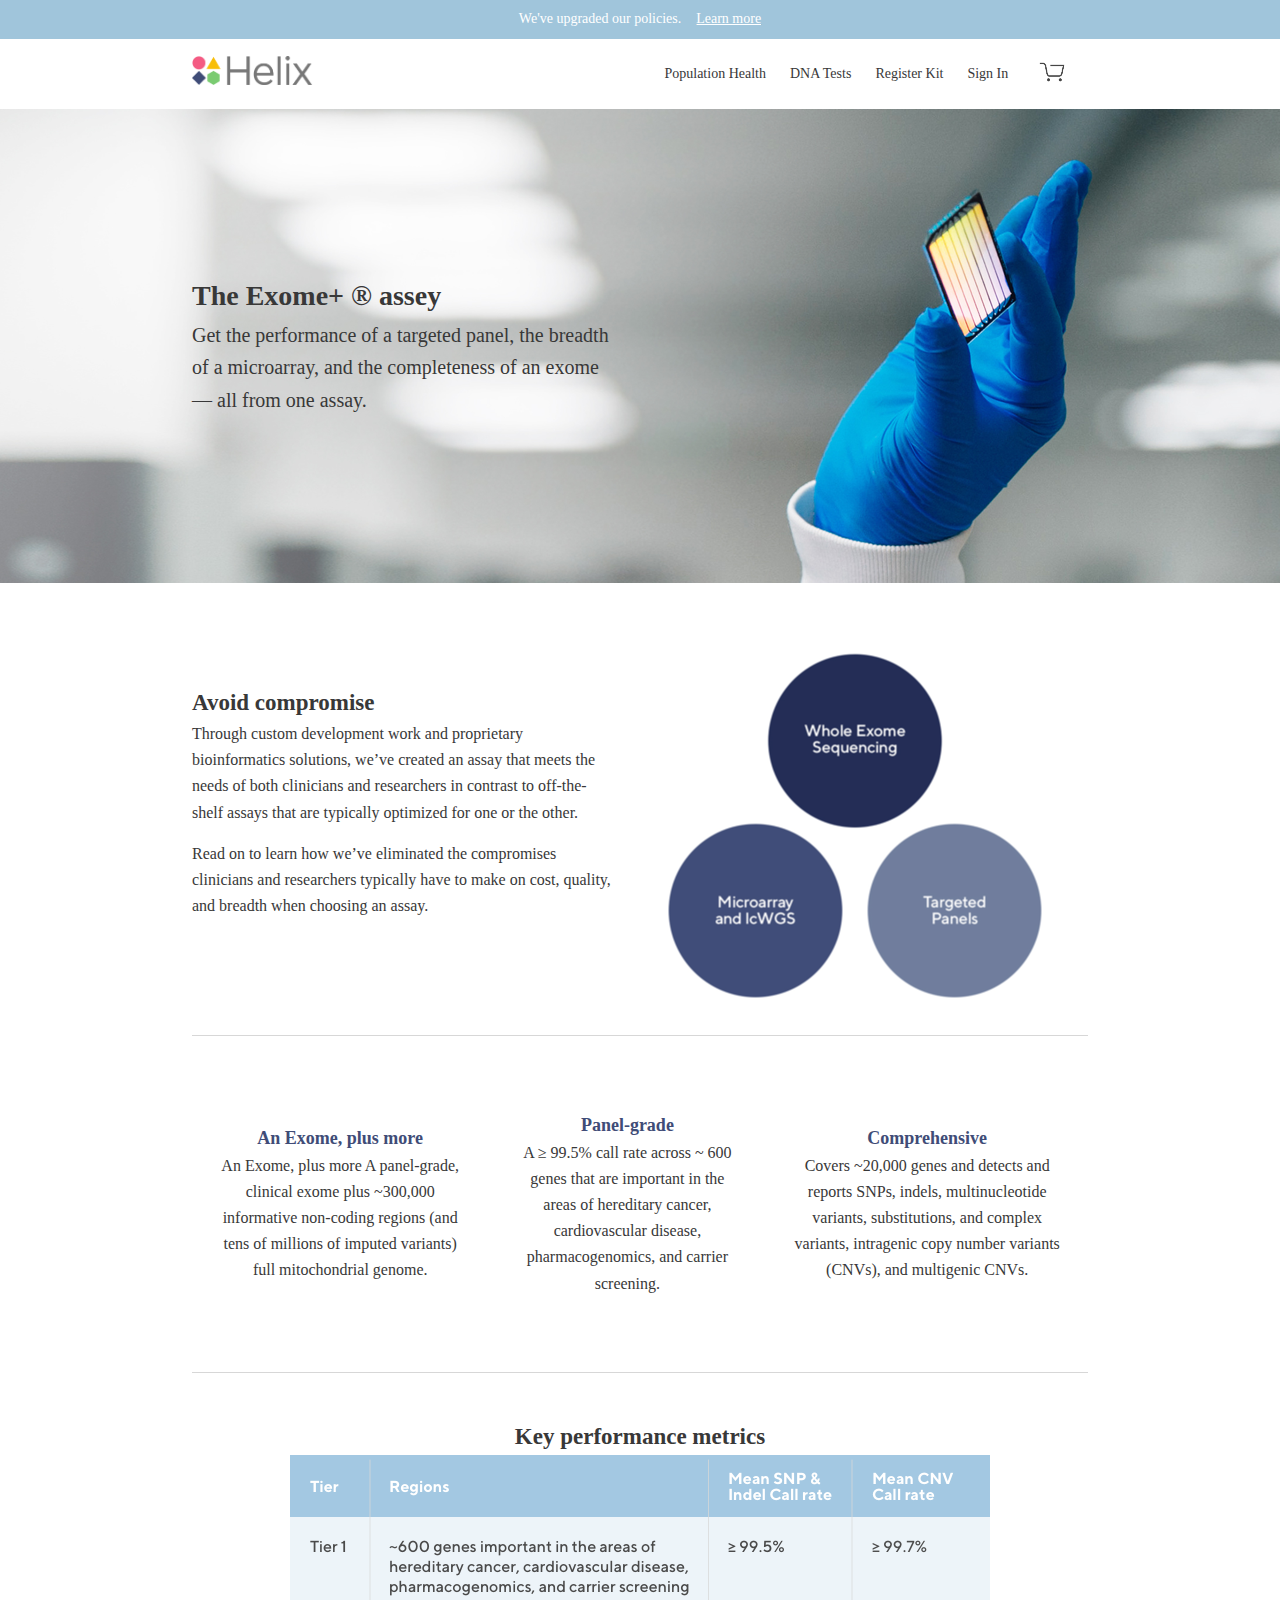
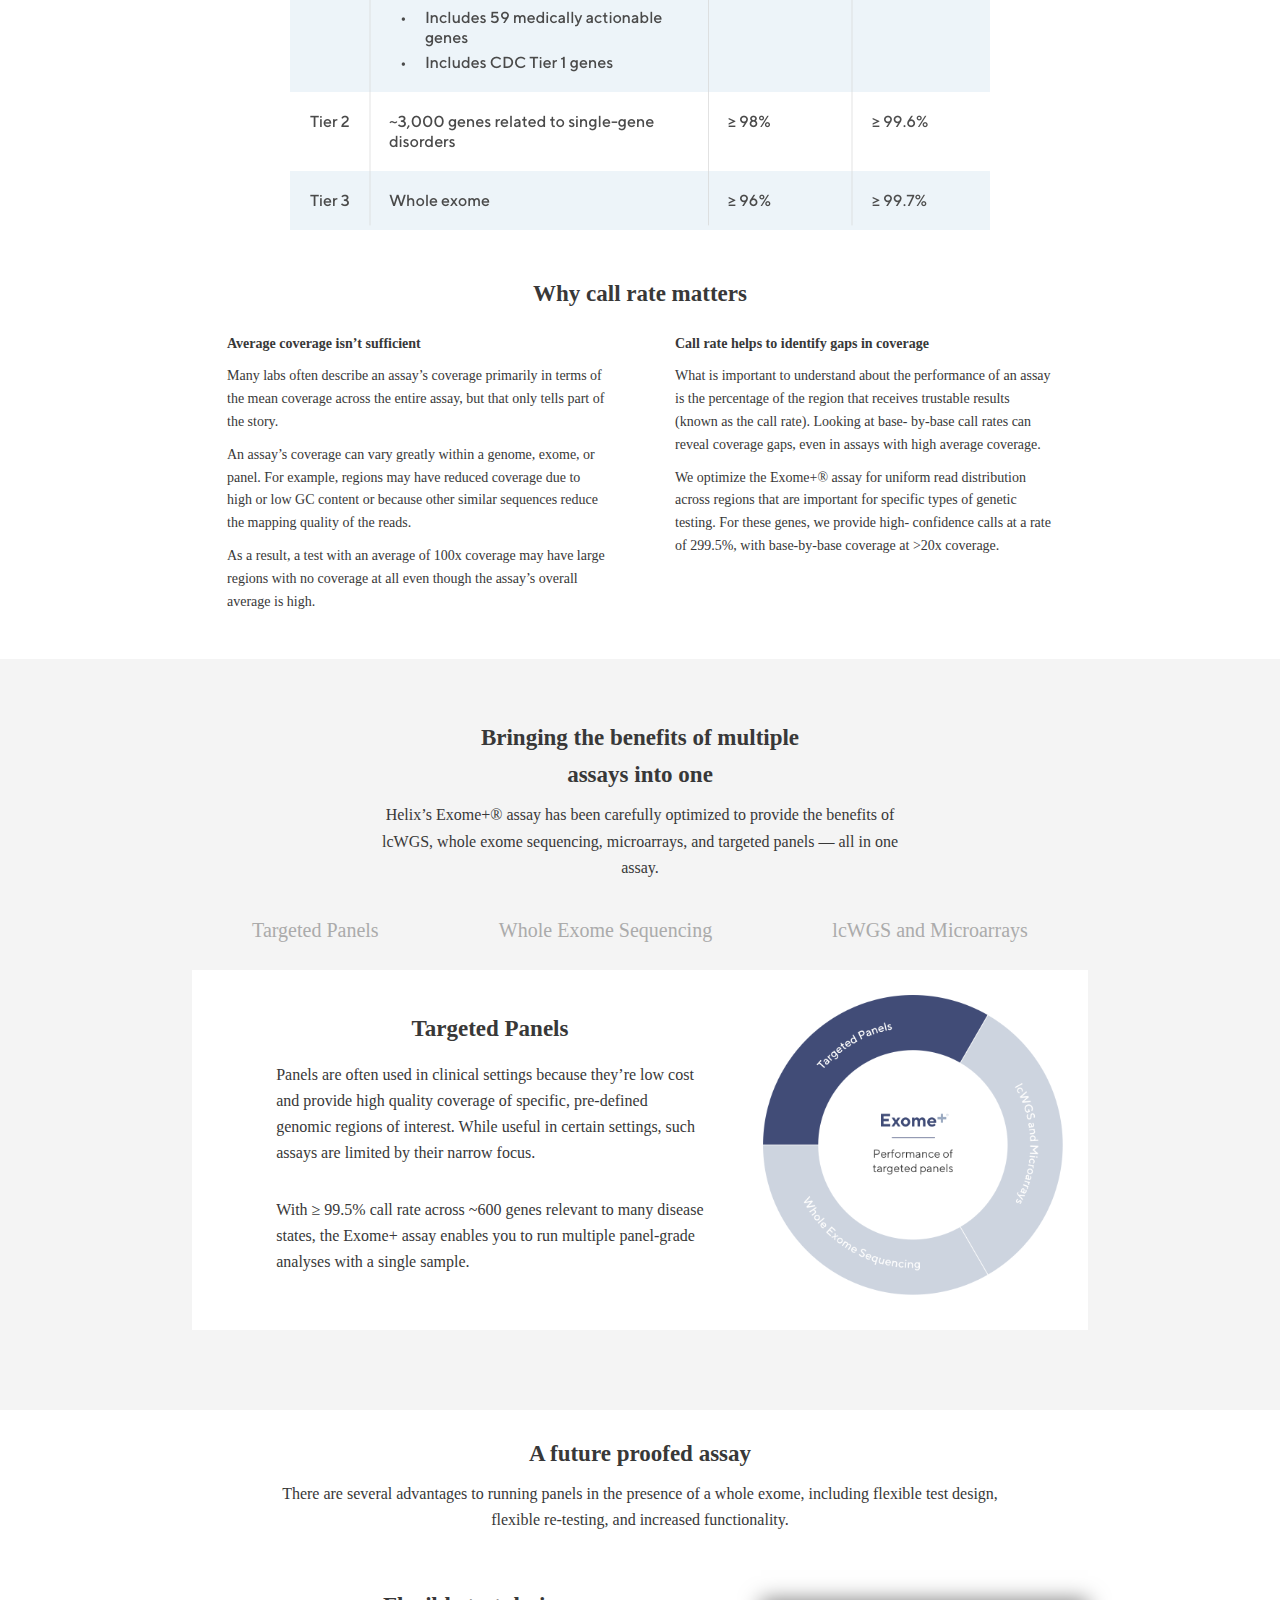
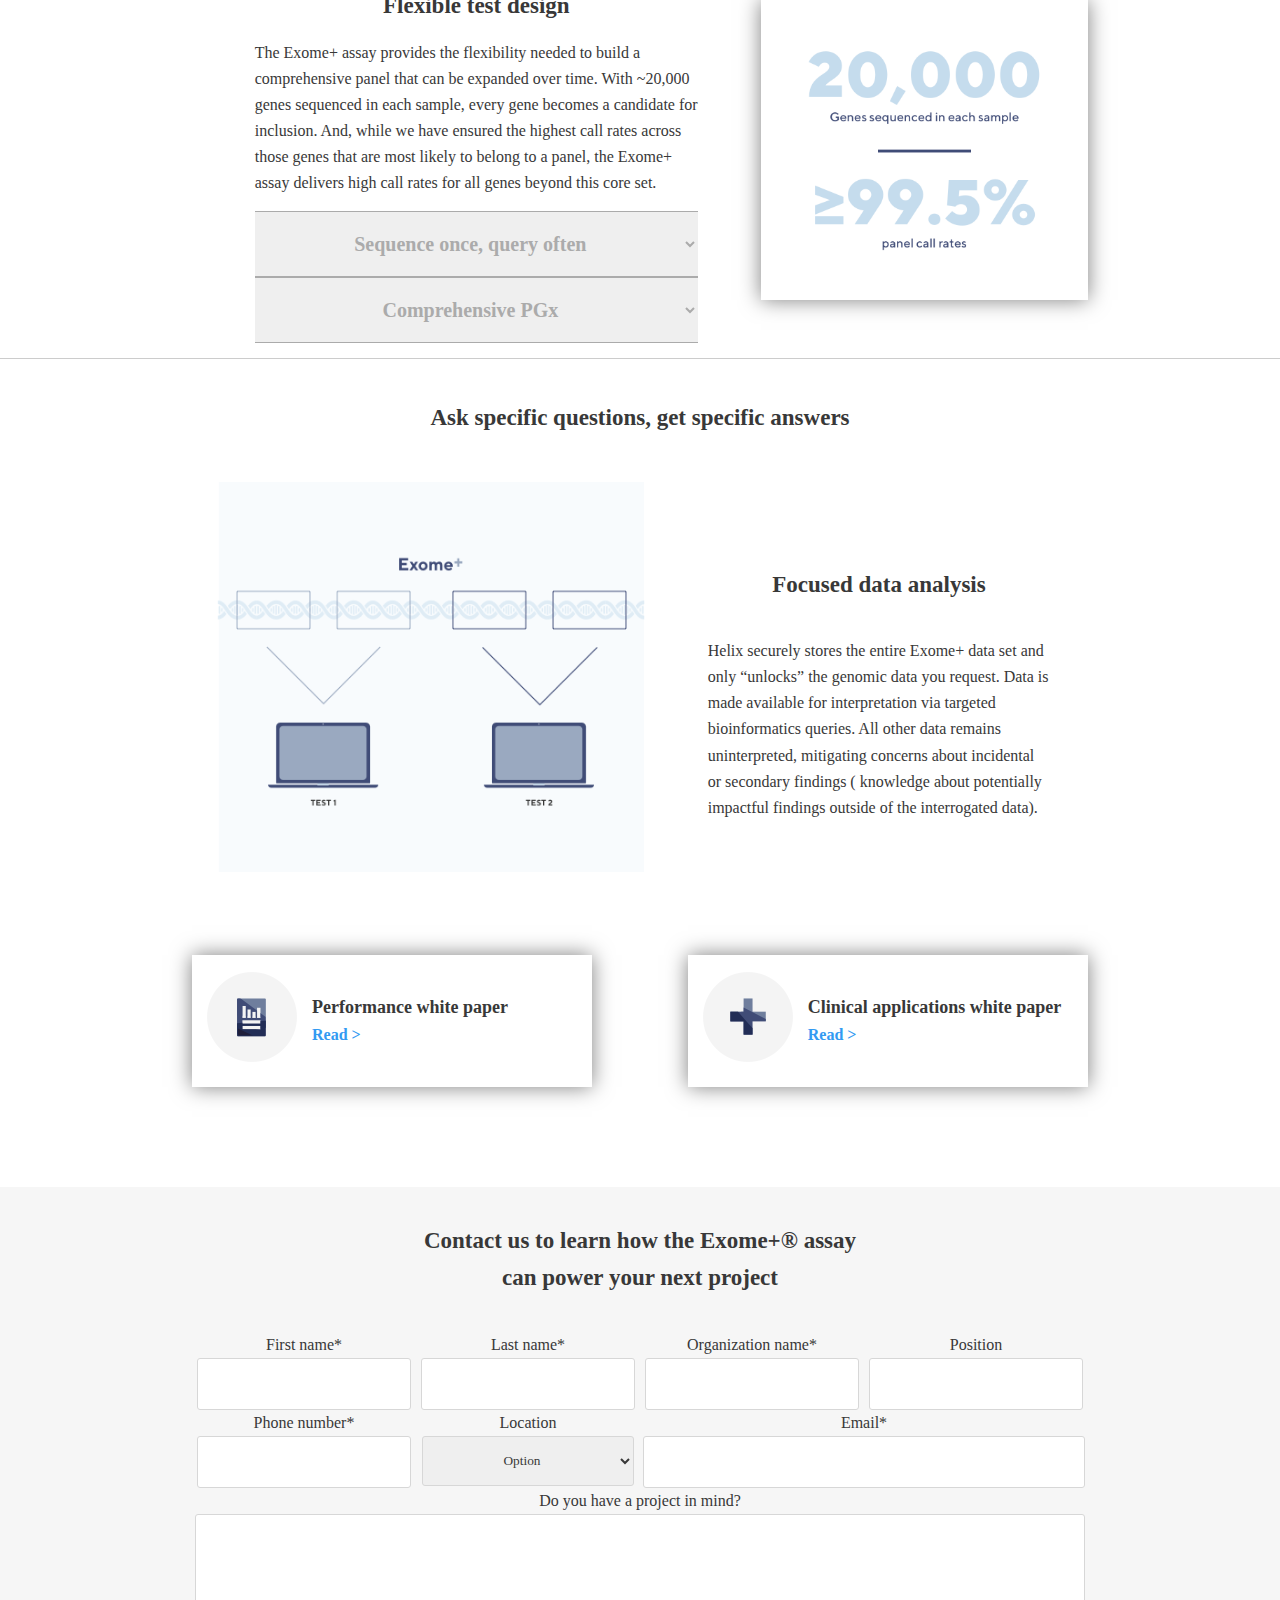
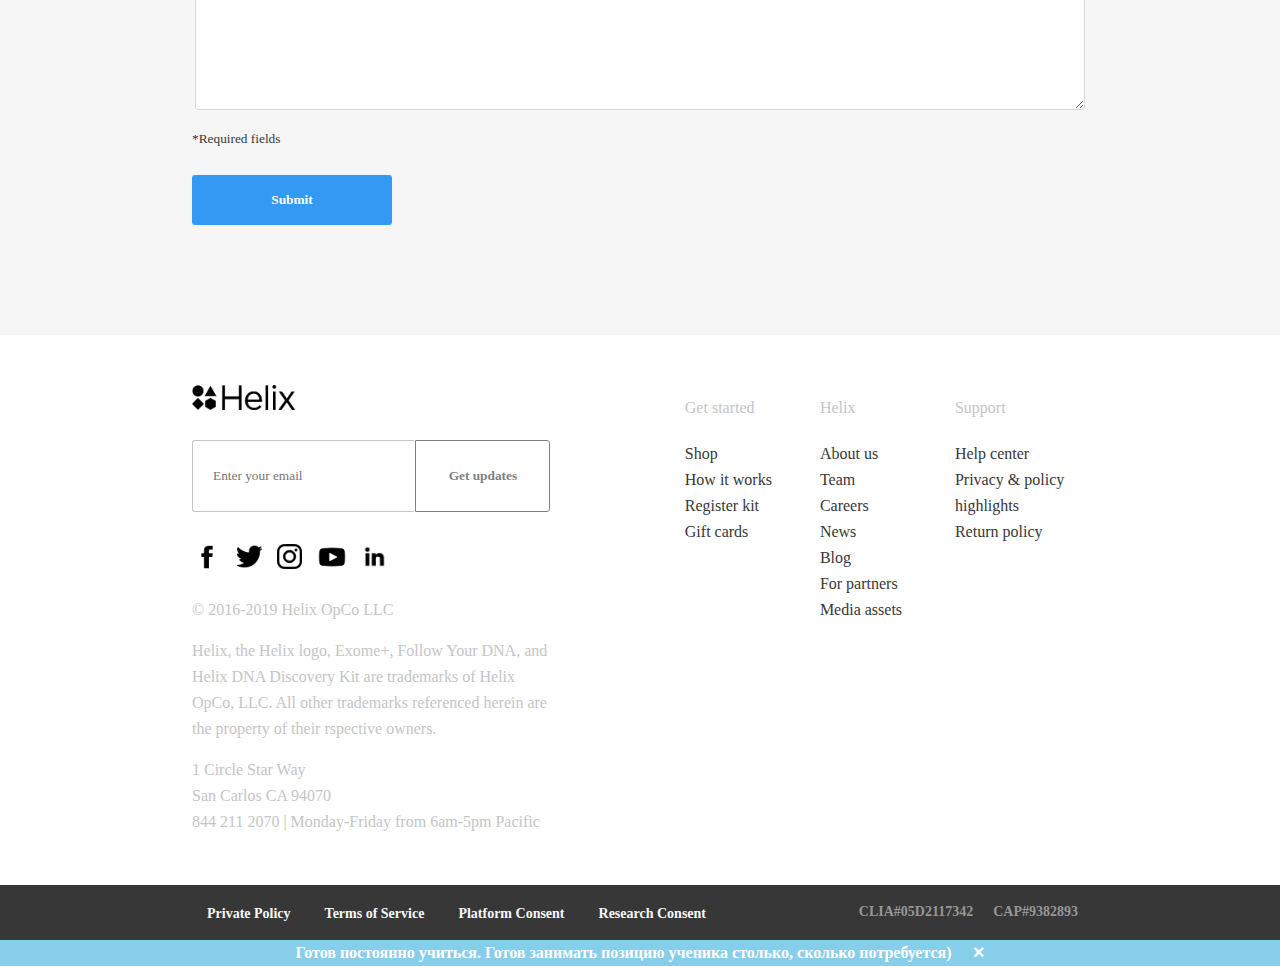
<file: index.html>
<!DOCTYPE html>
<html lang="en">
<head>
    <meta charset="UTF-8">
    <meta name="viewport" content="width=device-width, initial-scale=1.0">
    <meta http-equiv="X-UA-Compatible" content="ie=edge">
    <title>Testing - Front without backend</title>
    <link rel="stylesheet" href="styles.css">
    <link rel="stylesheet" href="https://fonts.hlxcdn.com/fonts/fonts.css">
    <link rel="stylesheet" type="text/css" href="swiper.css">
    <link
      rel="stylesheet"
      href="https://unpkg.com/swiper/swiper-bundle.min.css"
    />
</head>
<body>
    <div class="blueline">
            <div id="weve">We've upgraded our policies.</div>
            <div id="learn"><a href="#">Learn more</a></div>
    </div>

    <nav>
        <div class="lower_nav wrapper">
            <img src="pics/mobile_menu.jpg" height="48" class="mobile_menu_button">
            <img src="pics/HelixMobileCross.png" height="48" class="cross">
            <a class="logo" href="#"><img src="pics/logo.png" height="29"></a>
            <div class="right_menu">
                <div class="menu_button">Population Health</div>
                <div class="menu_button">DNA Tests</div>
                <div class="menu_button">Register Kit</div>
                <div class="menu_button">Sign In</div>
                <div class="menu_button" id="cart"><img src="pics/cart_02.png" height="36"></div>
                <img src="pics/cart_02.png" height="36" id="just_cart">
            </div>
        </div>
    </nav>

    <div class="all">
    <section class="exome_assay">
        <div class="wrapper exome_assay_inner">
            <div class="text_with_heading">
                <p class="H1">The Exome+ &#174 assey</p>
                <p class="exome_assay_text text_lefted">Get the performance of a targeted panel, the breadth of a microarray, 
                and the completeness of an exome — all from one assay.</p>
            </div>
        </div>
    </section>

    <section>
        <div class="wrapper avoid_compromise">
            <div class="text_with_heading">
                <p class="text_lefted H2">Avoid compromise</p>
                <p class="text_lefted avoid_compromise_text">Through custom development work and proprietary bioinformatics solutions, we’ve created an assay that meets the needs of both clinicians and researchers in contrast to off-the-shelf assays that are typically optimized for one or the other. 
                </p>
                <p class="text_lefted avoid_compromise_text">
                Read on to learn how we’ve eliminated the compromises clinicians and researchers typically have to make on cost, quality, and breadth when choosing an assay.</p>
            </div>
            <img src="pics/privacy-img.png" id="privacy">
        </div>
    </section>

    <section class="three_texts wrapper">
        <div class="three_texts_text">
            <p class="H3 three_texts_headings">An Exome, plus more</p>
            <p>An Exome, plus more
            A panel-grade, clinical exome plus ~300,000 informative non-coding regions (and tens of millions of imputed variants) full mitochondrial genome.</p>
        </div>
        <div class="three_texts_text">
            <p class="H3 three_texts_headings">Panel-grade</p>
            <p>A ≥ 99.5% call rate across ~ 600 genes that are important in the areas of hereditary cancer, cardiovascular disease, pharmacogenomics, and carrier screening.</p>
        </div>
        <div class="three_texts_text">
            <p class="H3 three_texts_headings">Comprehensive</p>
            <p>Covers ~20,000 genes and detects and reports SNPs, indels, multinucleotide variants, substitutions, and complex variants, intragenic copy number variants (CNVs), and multigenic CNVs.</p>
        </div>
    </section>

    <section class="table_2_texts">
        <div class="key_performance_metrics">
            <p class="H2">Key performance metrics</p>
            <img id="table_01" src="pics/chart.png">
        </div>
        <div class="wrapper">
        <div class="why_call_rate_matters">
            <div class="H2">Why call rate matters</div>
            <div class="two_texts">
                <div class="two_texts_text">
                    <p class="H3">Average coverage isn’t sufficient</p>
                    <p>Many labs often describe an assay’s coverage primarily in
                    terms of the mean coverage across the entire assay, but that only tells part of the story. 
                    </p>
                    <p>
                        An assay’s coverage can vary greatly within a genome, exome, or panel. For example, regions may have reduced
                    coverage due to high or low GC content or because other similar sequences reduce the mapping quality of the reads.
                    </p>
                    <p>
                       As a result, a test with an average of 100x coverage may have large regions with no coverage at all even though the
                    assay’s overall average is high. 
                    </p>
                </div>
                <div class="two_texts_text">
                    <p class="H3">Call rate helps to identify gaps in coverage</p>
                    <p>What is important to understand about the performance of
                    an assay is the percentage of the region that receives
                    trustable results (known as the call rate). Looking at base-
                    by-base call rates can reveal coverage gaps, even in assays
                    with high average coverage.
                    </p>
                    <p>
                        We optimize the Exome+® assay for uniform read
                    distribution across regions that are important for specific
                    types of genetic testing. For these genes, we provide high-
                    confidence calls at a rate of 299.5%, with base-by-base
                    coverage at >20x coverage.
                    </p>
                </div>
            </div>
        </div>
        </div>
    </section>

    <section class="bringing_the_benefits">
        <div class="wrapper bringing_the_benefits_inner">
            <div class="heading_title">
                <p class="H2">Bringing the benefits of multiple</p>
                <p class="H2">assays into one</p>
            </div>
            
            <div class="small_text">
                <p class="small">Helix’s Exome+® assay has been carefully optimized to provide the benefits of lcWGS, whole exome sequencing, microarrays, and targeted panels — all in one assay.</p>
            </div>

            <div class="tabs">
                <div class="tab" id="tab-1">Targeted Panels</div>
                <div class="tab" id="tab-2">Whole Exome Sequencing</div>
                <div class="tab" id="tab-3">lcWGS and Microarrays</div>
            </div>

            <div class="white_panel">
                <div class="panel_text">
                    <p class="H2" id="tab_heading">Targeted Panels</p>
                    <p class="description">
                        Panels are often used in clinical settings because they’re low cost and provide high quality coverage of specific, pre-defined genomic regions of interest. While useful in certain settings, such assays are limited by their narrow focus.
                    </p>
                    <p class="description">
                        With ≥ 99.5% call rate across ~600 genes relevant to many disease states, the Exome+ assay enables you to run multiple panel-grade analyses with a single sample.
                    </p>
                </div>

                <div class="diagram">
                    <img src="pics/Oval1.png" id="diagram">
                </div>
            </div>
        </div>
    </section>

    <section class="slider_box">
        <div class="heading_title">
            <p class="H2">Bringing the benefits of multiple</p>
            <p class="H2">assays into one</p>
        </div>
        
        <div class="small_text">
            <p class="small">Helix’s Exome+® assay has been carefully optimized to provide the benefits of lcWGS, whole exome sequencing, microarrays, and targeted panels — all in one assay.</p>
        </div>
        <!-- Slider main container -->
        <div class="swiper mySwiper">
          <div class="swiper-wrapper">
            <div class="swiper-slide">
                <div class="mobile_tab">
                    <div class="panel_text">
                        <p class="H2">Targeted Panels</p>
                        
                        <div class="diagram mobile_diagram">
                            <img src="pics/Oval1.png" id="diagram">
                        </div>

                        <p class="description">
                            Panels are often used in clinical settings because they’re low cost and provide high quality coverage of specific, pre-defined genomic regions of interest. While useful in certain settings, such assays are limited by their narrow focus.
                        </p>
                        <p class="description">
                            With ≥ 99.5% call rate across ~600 genes relevant to many disease states, the Exome+ assay enables you to run multiple panel-grade analyses with a single sample.
                        </p>
                    </div>
                </div>
            </div>
            <div class="swiper-slide">
                <div class="mobile_tab">
                    <div class="panel_text">
                        <p class="H2">Whole Exome Sequencing</p>
                        
                        <div class="diagram mobile_diagram">
                            <img src="pics/Oval2.png" id="diagram">
                        </div>

                        <p class="description">
                            Panels are often used in clinical settings because they’re low cost and provide high quality coverage of specific, pre-defined genomic regions of interest. While useful in certain settings, such assays are limited by their narrow focus.
                        </p>
                        <p class="description">
                            With ≥ 99.5% call rate across ~600 genes relevant to many disease states, the Exome+ assay enables you to run multiple panel-grade analyses with a single sample.
                        </p>
                    </div>
                </div>
            </div>
            <div class="swiper-slide">
                <div class="mobile_tab">
                    <div class="panel_text">
                        <p class="H2">lcWGS and Microarrays</p>
                        
                        <div class="diagram mobile_diagram">
                            <img src="pics/Oval3.png" id="diagram">
                        </div>

                        <p class="description">
                            Panels are often used in clinical settings because they’re low cost and provide high quality coverage of specific, pre-defined genomic regions of interest. While useful in certain settings, such assays are limited by their narrow focus.
                        </p>
                        <p class="description">
                            With ≥ 99.5% call rate across ~600 genes relevant to many disease states, the Exome+ assay enables you to run multiple panel-grade analyses with a single sample.
                        </p>
                    </div>
                </div>
            </div>
          </div>
          <div class="swiper-pagination"></div>
        </div>
    </section>

    <section class="a_future_proofed_assay">
        <div class="heading_title">
            <p class="H2">A future proofed assay</p>
        </div>

        <div class="small_text">
            <p class="small">
                There are several advantages to running panels in the presence of a whole exome, including flexible test design, flexible re-testing, and increased functionality.
            </p>
        </div>

        <div class="wrapper flexible_test_design">
            <div class="panel_text">
                <p class="H2">Flexible test design</p>
                <p class="description">
                    The Exome+ assay provides the flexibility needed to build a comprehensive panel that can be expanded over time. With ~20,000 genes sequenced in each sample, every gene becomes a candidate for inclusion. And, while we have ensured the highest call rates across those genes that are most likely to belong to a panel, the Exome+ assay delivers high call rates for all genes beyond this core set.
                </p>

                <div class="selections">
                    <select name="sequence">
                        <option selected>Sequence once, query often</option>
                        <option>Another opion</option>
                        <option>Another opion</option>
                    </select>

                    <select name="comprehensive_pgx">
                        <option selected>Comprehensive PGx</option>
                        <option>Another opion</option>
                        <option>Another opion</option>
                    </select>
                </div>
            </div>

            <img  src="pics/20000.png" id="pic20000">
        </div>

        <div class="grey_strip"></div>
    </section>

    <section class="ask_specific_questions">
        <div class="heading_title">
            <p class="H2">Ask specific questions, get specific answers</p>
        </div>

        <div class="white_panel wrapper">
            <div class="diagram">
                <img src="pics/group-30.png" id="ask_specific_questions_image">
            </div>

            <div class="panel_text">
                <p class="H2">Focused data analysis</p>
                <p class="description">
                    Helix securely stores the entire Exome+ data set and only “unlocks” the genomic data you request. Data is made available for interpretation via targeted bioinformatics queries. All other data remains uninterpreted, mitigating concerns about incidental or secondary findings ( knowledge about potentially impactful findings outside of the interrogated data).
                </p>
            </div>
        </div>
    </section>

    <section>
        <div class="block_t wrapper">
            <div class="block_a">
                <div class="diagram">
                    <img src="pics/group-32.png" height="90">
                </div>

                <div class="box_content">
                    <p class="H3">Performance white paper</p>
                    <p class="box_text"><a id="box_link" href="#">Read ></a></p>
                </div>

            </div>

            <div class="block_a">
                <div class="diagram">
                    <img src="pics/group-33.png" height="90">
                </div>

                <div class="box_content">
                    <p class="H3">Clinical applications white paper</p>
                    <p class="box_text"><a id="box_link" href="#">Read ></a></p>
                </div>
            
            </div>
        </div>
    </section>

    <section class="contact_us_grey">
        <div class="wrapper contact_us">
            <div class="heading_title">
                <p class="H2">Contact us to learn how the Exome+® assay</p>
                <p class="H2">can power your next project</p>
            </div>

            <form class="form" method="post">
                <div class="input_line">
                    <div class="input_set">
                        <label for="first_name">First name*</label>
                        <input class="quarter_input" type="text" name="first_name">
                    </div>

                    <div class="input_set">
                        <label for="last_name">Last name*</label>
                        <input class="quarter_input" type="text" name="last_name">
                    </div>

                    <div class="input_set">
                        <label for="organization_name">Organization name*</label>
                        <input class="quarter_input" type="text" name="organization_name">
                    </div>
                    
                    <div class="input_set">
                        <label for="position">Position</label>
                        <input class="quarter_input" type="text" name="position">
                    </div>
                </div>
                
                <div class="input_line">
                    <div class="input_set">
                        <label for="phone_number">Phone number*</label>
                        <input class="quarter_input" type="text" name="phone_number">
                    </div>

                    <div class="input_set">
                        <label for="location">Location</label>
                        <select class="quarter_input" name="location">
                            <option>Option</option>
                            <option>Option</option>
                            <option>Option</option>
                        </select>
                    </div>            
                    
                    <div class="input_set email">
                        <label for="email">Email*</label>
                        <input class="half_input" type="text" name="email">
                    </div>
                </div>

                <label for="project">Do you have a project in mind?</label>
                <textarea name="project"></textarea>
                <div class="button_block">
                    <small id="required_fields">*Required fields</small>
                    <button type="submit" id="submit">Submit</button>
                </div>
            </form>


        </div>
    </section>

    <footer>
        <div class="footer_white wrapper">
            <div class="footer_left">
                <div class="testing_block footer_logo_block"><img id="footer_logo" src="pics/logo_black.png"></div>
                <div class="testing_block signing">
                    <input type="text" name="get_email" placeholder="Enter your email">
                    <button type="submit">Get updates</button>
                </div>
                <div class="testing_block social_media">
                    <img class="social_media_image" id="fb" src="pics/facebook.png">
                    <img class="social_media_image" id="tw" src="pics/twitter.png">
                    <img class="social_media_image" id="ig" src="pics/instagram.png">
                    <img class="social_media_image" id="yt" src="pics/youtube.png">
                    <img class="social_media_image" id="ln" src="pics/linkedin.png">
                </div>
                <div class="testing_block">
                    <p class="copyright_heading">&#169 2016-2019 Helix OpCo LLC</p>
                    
                </div>
                <div class="testing_block copyright">
                    <p class="copyright_text">Helix, the Helix logo, Exome+, Follow Your DNA, and Helix DNA Discovery Kit are trademarks of Helix OpCo, LLC. All other trademarks referenced herein are the property of their rspective owners.</p>
                </div>

                <div class="testing_block adress">
                    <p>1 Circle Star Way</p>
                    <p>San Carlos CA 94070</p>
                    <p>844 211 2070 | Monday-Friday from 6am-5pm Pacific</p>
                </div>
            </div>

            <div class="footer_right">
                <div class="footer_column">
                    <p class="transp_heading">Get started</p>
                    <a class="footer_links" href="#">Shop</a>
                    <a class="footer_links" href="#">How it works</a>
                    <a class="footer_links" href="#">Register kit</a>
                    <a class="footer_links" href="#">Gift cards</a>
                </div>

                <div class="footer_column">
                    <p class="transp_heading">Helix</p>
                    <a class="footer_links" href="#">About us</a>
                    <a class="footer_links" href="#">Team</a>
                    <a class="footer_links" href="#">Careers</a>
                    <a class="footer_links" href="#">News</a>
                    <a class="footer_links" href="#">Blog</a>
                    <a class="footer_links" href="#">For partners</a>
                    <a class="footer_links" href="#">Media assets</a>
                </div>

                <div class="footer_column">
                    <p class="transp_heading">Support</p>
                    <a class="footer_links" href="#">Help center</a>
                    <a class="footer_links" href="#">Privacy & policy highlights</a>
                    <a class="footer_links" href="#">Return policy</a>
                </div>
            </div>
        </div>

        <div class="footer_black">
            <div class="wrapper">
                <div class="footer_black_inner">
                    <div class="black_left_4">
                        <a class="black_link">Private Policy</a>
                        <a class="black_link">Terms of Service</a>
                        <a class="black_link">Platform Consent</a>
                        <a class="black_link">Research Consent</a>
                    </div>

                    <div class="black_right_2">
                        <a class="black_code">CLIA#05D2117342</a>
                        <a class="black_code">CAP#9382893</a>
                    </div>
                </div>
            </div>
        </div>
    </footer>
    </div>
    
    <div class="mobile_pop_up">
        <div class="wrapper mobile_pop_up_menu">
            <div class="mobile_menu_block">
                <p class="mobile_menu_heading">COVID-19 Testing</p>
                <img src="pics/HelixMobilePlus.png">
            </div>

            <div class="mobile_menu_block">
                <p class="mobile_menu_heading">Health systems</p>
                <img src="pics/HelixMobilePlus.png">
            </div>

            <div class="mobile_menu_block">
                <p class="mobile_menu_heading">Life Sciences</p>
                <img src="pics/HelixMobilePlus.png">
            </div>

            <div class="mobile_menu_block">
                <p class="mobile_menu_heading">Individuals</p>
                <img src="pics/HelixMobilePlus.png">
            </div>

            <div class="mobile_menu_block">
                <p class="mobile_menu_heading">Register Kit</p>
            </div>

            <div class="mobile_menu_block">
                <p class="mobile_menu_heading">Sign In</p>
            </div>
        </div>
    </div>

    <div class="about">
        <p>
            Готов постоянно учиться. Готов занимать позицию ученика столько, сколько потребуется)
        </p>
        <p class="close">&#x2715;</p>
    </div>

    <script src="https://ajax.googleapis.com/ajax/libs/jquery/3.6.0/jquery.min.js"></script>
    <script src="https://unpkg.com/swiper/swiper-bundle.min.js"></script>
    <script src="index.js"></script>
</body>
</html>
</file>
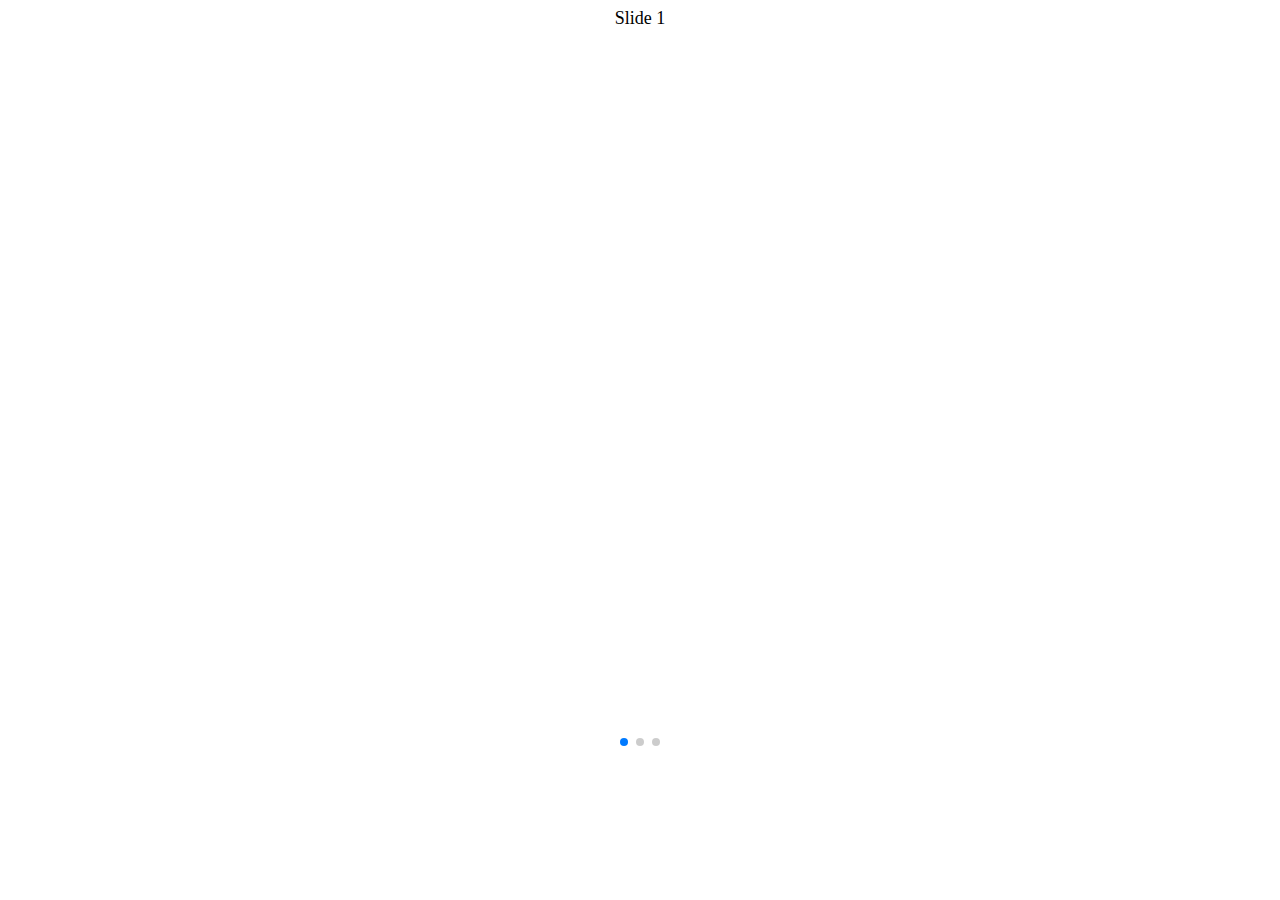
<file: backup.html>
<!DOCTYPE html>
<html lang="en">
  <head>
    <meta charset="utf-8" />
    <title>Swiper demo</title>
    <meta
      name="viewport"
      content="width=device-width, initial-scale=1, minimum-scale=1, maximum-scale=1"
    />
    
    <link rel="stylesheet" type="text/css" href="swiper.css">
    <link
      rel="stylesheet"
      href="https://unpkg.com/swiper/swiper-bundle.min.css"
    />
  </head>

  <body>
    <!-- Swiper -->
    <div class="swiper mySwiper">
      <div class="swiper-wrapper">
        <div class="swiper-slide">Slide 1</div>
        <div class="swiper-slide">Slide 2</div>
        <div class="swiper-slide">Slide 3</div>
      </div>
      <div class="swiper-pagination"></div>
    </div>

    <!-- Swiper JS -->
    <script src="https://unpkg.com/swiper/swiper-bundle.min.js"></script>

    <!-- Initialize Swiper -->
    <script src="swiper.js"></script>
  </body>
</html>
</file>
<file: styles.css>
* {
    margin: 0;
    padding: 0;
    font-family: TTNorms;
    font-weight: normal;
    font-stretch: normal;
    font-style: normal;
    line-height: 1.63;
    letter-spacing: normal;
    text-align: center;
    color: #383838;
}

.wrapper {
    margin-right: 10px;
    width: 100%;
    display: inline-flex;
    align-items: center;
}

.blueline {
    height: 39px;
    width: 100%;
    display: flex;
    align-items: center;
    justify-content: center;
    font-size: 14px;
    font-weight: 400;
    background: #a0c5db;
    color:  white;
}

#weve {
    margin-right: 15px;
    color: white;
}

#learn {
    font-weight: 700;
    text-decoration: underline;
}

#learn a {
    text-decoration: underline;
    color: white;
}

.lower_nav {
    padding: 10px 0;
    display: flex;
    justify-content: space-between;
    font-size: 22px;
}

.mobile_menu_button {
    display: none;
    border: 1px solid white;
    border-radius: 3px;
}

.logo {margin-top: 5px;}

.right_menu {
    color: #777;
    display: inline-flex;
    color: #454545;
    font-family: 'Camphor';
    font-size: 14px;
    font-weight: 500;
}

.menu_button {
    margin: 0 12px;
    padding-top: 14px;
}

#cart {
    margin-top: 5px;
    padding: 0;
}

#just_cart {display: none;}
.cross {display: none;}

.exome_assay {
    height: 475px;
    background: url('pics/research-hero-desktop.png');
    background-position: center;
}

.exome_assay_inner {
    height: 474px;
    display: flex;
    align-items: center;
}

.text_with_heading {
    width: 420px;
    display: flex;
    flex-direction: column;
}

.exome_assay_text {font-size: 20px;}

.avoid_compromise {
    display: flex;
    justify-content: space-between;
}

.avoid_compromise_text {margin-bottom: 15px;}

.three_texts {
    padding-top: 50px;
    padding-bottom: 50px;
    display: flex;
    border-top:  1px solid #d7d7d7;
    border-bottom:  1px solid #d7d7d7;
}

.three_texts .three_texts_text {
    padding: 25px;
}

.H1 {font-size: 28px; font-weight: 700; text-align: left;}

.H2 {font-size: 23px; font-weight: 700; text-align: center;}

.H3 {font-size: 18px; font-weight: 700; text-align: center;}

.text_lefted {text-align: left;}

.three_texts_headings {color: #404c77;}

.table_2_texts {
    
}

.key_performance_metrics {
    margin: 45px 0;
}

.key_performance_metrics img {
    display: flex;
    flex-direction: column;
    justify-content: center;
}

#table_01 {
    margin: 0 auto;
}

.why_call_rate_matters {
    display: flex;
    flex-direction: column;
    justify-content: center;
}

.why_call_rate_matters .H2 {
    margin-bottom: 20px;
}

.two_texts {display: flex;}

.two_texts .two_texts_text {
    width: 50%;
    padding: 0 35px 35px 35px;
}

.two_texts .two_texts_text p {
    margin-bottom: 10px;
}

.two_texts .H3 {
    margin-bottom: 10px;
}

.two_texts .two_texts_text p {
    text-align: left;
    font-size: 14px;
}

.bringing_the_benefits {
    background: #f4f4f4;
}

.bringing_the_benefits_inner {
    padding: 60px 0 30px 0;
    display: block;
    justify-content: center;
}

.small_text {
    width: 60%;
    margin: 0 auto;
}

.small {
    text-align: center;
    margin-top: 9px;
    margin-bottom: 39px;
    color: #383838;
}

.tabs {
    margin-bottom: 30px;
    display: flex;
    justify-content: space-around;
}

.tab {
    font-size: 20px;
    font-weight: 500;
    line-height: 1;
    text-align: center;
    color: #ababab;
    cursor: pointer;
}

.tab:hover {
    color: black;
}

.white_panel {
    margin-bottom: 50px;
    padding: 25px;
    display: flex;
    background: white;
}

.a_future_proofed_assay {
    margin-top: 25px;
}

.flexible_test_design {
    width: 50%;
    display: flex;
}

.slider_box {
    display: none;
}

.panel_text {
    margin: 15px 0;
    padding: 0 7%;
}

.mobile_tab {
    display: flex;
    flex-direction: column;
}

.mobile_diagram {
    margin: 20px 0;
}

.description {
    padding: 15px 0;
    text-align: left;
}

.swiper {
  width: 300px;
  height: 200px;
}

.selections {
    display: flex;
    flex-direction: column;
}
.selections select {
    padding: 20px;
    color: #ababab;
    font-size: 20px;
    font-weight: bold;
    border: solid #ababab;
    border-width: 1px 0 1px 0;
}

#diagram {
    max-height: 300px;
}

#pic20000 {
    max-height: 300px;
    margin-bottom: 30px;
    box-shadow: 0 0 20px rgba(0,0,0,0.5);
}

.ask_specific_questions .H2 {
    margin: 40px 0 20px 0;
}

#ask_specific_questions_image {
    max-width: 428px;
}

.grey_strip {
    height: 1px;
    background: #ccc;
}

.block_t {
    width: 100%;
    margin-bottom: 100px;
    display: flex;
    justify-content: space-between;
}

.block_a {
    height: 132px;
    width: 43%;
    padding-left: 15px;
    display: flex;
    align-items: center;
    box-shadow: 0 0 20px rgba(0,0,0,0.5);
}

 .box_content {
    margin-left: 15px;
 }

.box_text {
    text-align: left;
}

#box_link {color: #329af2; font-weight: 700; text-decoration: none; align-self: left;}

.contact_us_grey {
    background: #f6f6f6;
}

.contact_us {
    display: flex;
    flex-direction: column;
}

.contact_us .heading_title {
    margin: 35px 0;
}

.form {
    width: 100%;
}

.input_line {
    display: flex;
    justify-content: space-between;
}

.input_set {
    width: 25%;
    display: flex;
    flex-direction: column;
}

.email {width: 50%;}

.quarter_input {
    height: 50px;
    width: 95%;
    margin: 0 auto;
    border: solid 1px #d7d7d7;
    border-radius: 3px;
}

.input_set select {
    border: solid 1px #d7d7d7;
    border-radius: 3px;
}

.half_input {
    height: 50px;
    width: 98%;
    margin: 0 auto;
    border: solid 1px #d7d7d7;
    border-radius: 3px;
}

.form textarea {
    height: 194px;
    width: 99%;
    border: solid 1px #d7d7d7;
    border-radius: 3px;
}

#required_fields {text-align: left;}

.button_block {
    margin-bottom: 100px;
    padding: 10px 0;
    display: flex;
    flex-direction: column;
    justify-content: left;
}

.button_block button {
    margin-top: 25px;
    height: 50px;
    width: 200px;
    background: #329af2;
    border: 0;
    border-radius: 3px;
    color: white;
    font-weight: 700;
}

.footer_white {
    margin-bottom: 50px;
    padding-top: 50px;
    display: flex;
    justify-content: space-between;
    align-items: flex-start;
}

.footer_left {
    width: 40%;
    display: flex;
    flex-direction: column;
    justify-content: flex-start;
}

.testing_block {
    width: 100%;
    display: flex;
    align-items: center;
    justify-content: flex-start;
}

#footer_logo {
    height: 25px;
}

.footer_logo_block {
    margin-bottom: 30px;
}

.signing {
    width: 100%;
    margin-bottom: 30px;
}

.signing input {
    height: 70px;
    width: 60%;
    padding-left: 20px;
    border: 1px solid #c5c5c5;
    border-right: 0;
    border-radius: 3px;
    text-align: left;
    color: #c5c5c5;
}

.signing button {
    height: 72px;
    width: 40%;
    color: #808080;
    border: 1px solid #808080;
    border-radius: 0 3px 3px 0;
    background: white;
    font-weight: bold;
}

.social_media {
    margin-bottom: 25px;
}

.social_media_image {
    height: 30px;
    margin-right: 15px;
}

#ig, #tw, #ln {
    height: 25px;
}

.copyright p {
    margin: 15px 0;
    color: #c5c5c5;
    text-align: left;
}

.adress {
    display: flex;
    flex-direction: column;
    justify-content: flex-start;
    align-items: flex-start;
}

.adress p {
    text-align: left;
}

.copyright_heading {
    color: #c5c5c5;
    text-align: left;
}

.adress p {
    color: #c5c5c5;
}

.footer_right {
    width: 45%;
    display: flex;
    justify-content: space-between;
}

.footer_column {
    width: 33%;
    display: flex;
    flex-direction: column;
    justify-content: left;
}

.footer_column a {
    text-decoration: none;
}

.footer_links, .transp_heading {
    text-align: left;
}

.transp_heading {
    margin: 10px 0 20px 0;
    color: #c5c5c5;
}

.footer_black {
    background: #373737;
}

.footer_black_inner {
    height: 55px;
    width: 100%;
    display: flex;
    align-items: center;
    justify-content: space-between;
}

.black_left_4 {
    
}

.black_left_4 a {
    color: #f7f7f7;
}

.black_link {
    padding: 15px;
    font-size: 14px;
    font-weight: bold;
}

.black_right_2 {
    display: flex;
}

.black_code {
    padding: 0 10px;
    color: #969696;
    font-size: 14px;
    font-weight: bold;
}

.mobile_pop_up {display: none;}

.mobile_pop_up_menu {display: flex; flex-direction: column;}

.mobile_menu_block {
    width: 90%;
    margin: 0 5%;
    padding: 20px 0 15px 0;
    display: flex;
    justify-content: space-between;
    font-size: 18px;
    border: solid #ccc;
    border-width: 1px 0 1px 0;
}

.about {
    display: flex;
    justify-content: center;
    align-items: center;
    background: skyblue;
}

.about p {
    margin: 0 10px;
    color: white;
    font-weight: 700;
}

.close {cursor: pointer;}

@media screen and (min-width: 1680px) {
    .exome_assay {
        background: url('pics/research-hero-desktop@2x.png');
        background-size: cover;
        background-position: 70%;
    }
}

@media screen and (min-width: 1440px) {
    .wrapper {
        width: 60%;
        margin-left: 20%;
        margin-right: 20%;
    }
}

@media screen and (max-width: 1440px) {
    .wrapper {
        width: 70%;
        margin-left: 15%;
        margin-right: 15%;
    }
}

@media screen and (max-width: 1200px) {
    .wrapper {
        width: 80%;
        margin-left: 10%;
        margin-right: 10%;
    }
}

@media screen and (max-width: 1024px) {
    .wrapper {
        width: 98%;
        margin-left: 1%;
        margin-right: 1%;
    }

    .block_t {
        margin-bottom: 35px;
        display: flex;
        justify-content: space-around;
    }

    .form {
        width: 90%;
    }

    .input_line {
        flex-direction: column;
    }

    .input_line .input_set {
        width: 100%;
    }

    .input_line .input_set input {
        width: 100%;
    }    

    .input_line .input_set select {
        width: 100%;
    }

    .form textarea {
        height: 333px;
        width: 100%;
    }

    .footer_right {
        margin-right: 2%;
    }

    .footer_left {
        margin-left: 2%;
    }
}

@media screen and (max-width: 900px) {
    .wrapper {
        width: 96%;
        margin-left: 2%;
        margin-right: 2%;
    }

    .avoid_compromise {
        margin-top: 25px;
        flex-direction: column;
    }

    #table_01 {
        /*max-width: 640px;*/
        max-width: 80%;
    }

    #diagram {
        max-width: 300px;
    }

    .focused_block {
        max-width: 200px;
    }

    #ask_specific_questions_image {
        max-width: 375px;
    }

    .block_t {
        flex-direction: column;
    }

    .block_a {
        width: 70%;
        margin: 20px 0;
    }

    .black_link {
        padding: 15px 10px;
    }

    .black_code {
        padding: 0 5px;
        color: #969696;
        font-size: 14px;
        font-weight: bold;
    }
}

@media screen and (max-width: 768px) {
    .wrapper {
        width: 96%;
        margin-left: 2%;
        margin-right: 2%;
    }

    .exome_assay_inner {
        width: 100%;
        display: flex;
        justify-content: center;
    }

    .H1 {
        text-align: center;
    }

    /*.text_lefted {text-align: center;}*/

    .menu_button {margin-right: 10px;}

    .exome_assay {
        background: url('pics/research-hero-mobile@2x.png');
        background-position: 100% 100%;
    }

    .avoid_compromise {
        flex-direction: column;
    }

    .bringing_the_benefits {
        display: none;
    }

    .slider_box {
        display: block;
    }

    .white_panel {
        width: 96%;
        margin: 0 2%;
        padding: 0;
        flex-direction: column;
    }

    .flexible_test_design {
        flex-direction: column;
    }

    .two_texts {
        flex-direction: column;
    }

    .two_texts .two_texts_text {
        width: 80%;
    }

    .tabs {
        display: none;
    }

    #ask_specific_questions_image {
        max-width: 90%;
    }

    .footer_black_inner {
        height: 330px;
        display: block;
    }

    .black_left_4 {
        width: 100%;
        display: flex;
        flex-direction: column;
    }

    .black_right_2 {
        width: 100%;
        flex-direction: column;
    }

    .black_link, .black_code {
        border-top: 1px solid white;
    }

    .black_code {
        height: 40px;
        padding-top: 15px;
    }
}

@media screen and (max-width: 640px) {
    .exome_assay {
        background: url('pics/research-hero-mobile@2x.png');
        background-position: 100% 100%;
    }

    .three_texts {
        flex-direction: column;
    }

    .mobile_menu_button {display: block;}
    .mobile_menu_button:hover {
        border: 1px solid #ccc;
        border-radius: 3px;
    }

    .menu_button {display: none;}
    #just_cart {display: block;}
    #privacy {width: 90%;}

    .three_texts p {
        padding-left: 25px;
        padding-right: 25px;
    }

    .button_block button {
        width: 100%;
    }

    .footer_white {
        margin-bottom: 0;
        display: flex;
        flex-direction: column;
    }

    .footer_left, .footer_right {
        width: 96%;
        margin-left: 2%;
        margin-right: 2%;
    }

    .footer_left {
        margin-bottom: 50px;
    }

    .signing {
        width: 80%;
        padding: 0 10%;
    }

    .footer_links {
        display: none;
    }

    .footer_right {
        flex-direction: column;
    }

    .footer_column {
        width: 100%;
        background: #fafafa;
        border-top: 1px solid white;
    }

    .transp_heading {
        color: #808080;
        padding-left: 25px;
    }

    .transp_heading p {
        background: #fafafa;
        color: #808080;
    }
}



@media screen and (max-width: 480px) {
    .exome_assay {
        background: url('pics/research-hero-mobile@2x.png');
        background-position: 100% 100%;
    }

    .text_with_heading {
        width: 300px;
        text-align: center;
    }

    #diagram {
        max-height: 260px;
    }

    .box_content {
        margin-right: 10px;
    }

    .box_content .H3 {
        font-size: 12px;
        text-align: left;
    }
}
</file>
